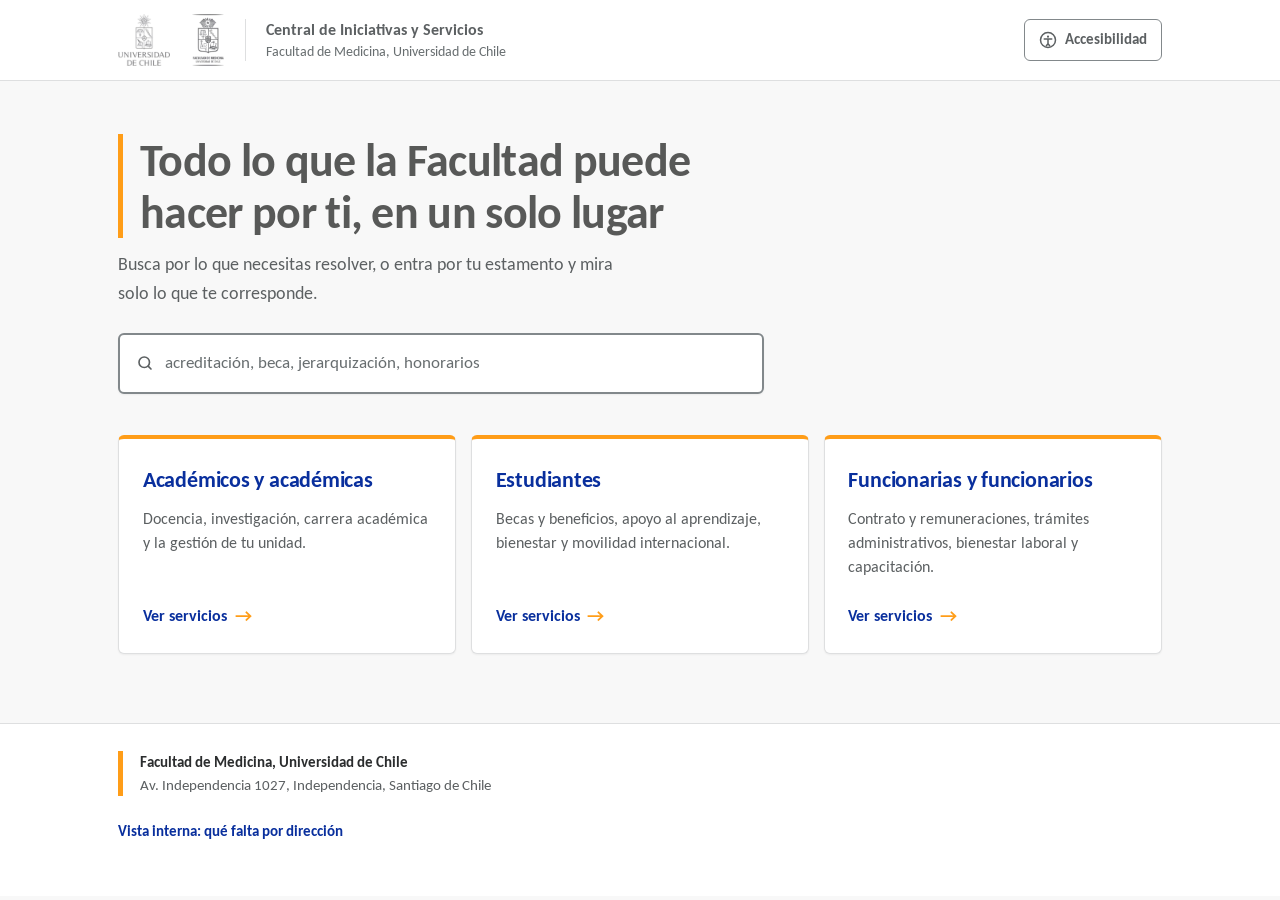
<file: index.html>
<!doctype html>
<html lang="es" data-tema="auto" data-texto="normal" data-contraste="normal" data-subrayado="no">
<head>
<meta charset="utf-8">
<meta name="viewport" content="width=device-width, initial-scale=1">
<title>Central de Iniciativas y Servicios · Facultad de Medicina, Universidad de Chile</title>
<meta name="description" content="Catálogo de servicios de la Facultad de Medicina de la Universidad de Chile, organizado por lo que necesita resolver cada persona.">
<!-- Mientras el alojamiento institucional no esté definido, el sitio no se indexa. -->
<meta name="robots" content="noindex, nofollow">
<meta name="theme-color" content="#F8F8F8" media="(prefers-color-scheme: light)">
<meta name="theme-color" content="#12171A" media="(prefers-color-scheme: dark)">
<link rel="preconnect" href="https://fonts.googleapis.com">
<link rel="preconnect" href="https://fonts.gstatic.com" crossorigin>
<link rel="stylesheet" href="https://fonts.googleapis.com/css2?family=Carlito:ital,wght@0,400;0,700;1,400&family=IBM+Plex+Mono:wght@400;500&display=swap">
<link rel="stylesheet" href="assets/css/estilos.css">
<script>
   
(function(){try{
  var g=JSON.parse(localStorage.getItem("cis-preferencias")||"{}"),r=document.documentElement,
      v={tema:["auto","claro","oscuro"],texto:["normal","grande","mayor","maximo"],
         contraste:["normal","alto"],subrayado:["no","si"]};
  Object.keys(v).forEach(function(k){ if(v[k].indexOf(g[k])!==-1) r.setAttribute("data-"+k,g[k]); });
  if((r.getAttribute("data-tema")||"auto")==="auto" && window.matchMedia &&
     window.matchMedia("(prefers-color-scheme: dark)").matches) r.classList.add("oscuro-sistema");
}catch(e){}})();
</script>
</head>
<body>

<a class="salto" href="#contenido">Saltar al contenido</a>

<header class="institucional">
  <div class="in">
    <div class="escudos">
      <img src="assets/img/logo-universidad-de-chile.png" alt="Universidad de Chile" width="260" height="264">
      <img src="assets/img/logo-facultad-de-medicina.png" alt="Facultad de Medicina, Universidad de Chile" width="174" height="286">
    </div>
    <p class="txt">
      <b>Central de Iniciativas y Servicios</b>
      Facultad de Medicina, Universidad de Chile
    </p>
    <div class="acciones">
      <button class="btn-acc" id="btn-accesibilidad" type="button" aria-expanded="false" aria-controls="panel-accesibilidad">
        <svg width="18" height="18" viewBox="0 0 24 24" fill="none" stroke="currentColor" stroke-width="2" stroke-linecap="round" stroke-linejoin="round" aria-hidden="true">
          <circle cx="12" cy="12" r="10"/><circle cx="12" cy="7.5" r="1.4" fill="currentColor" stroke="none"/>
          <path d="M7 10.5h10M12 10.5V17M12 17l-2.2 2.6M12 17l2.2 2.6"/>
        </svg>
        Accesibilidad
      </button>
    </div>
  </div>

  <div class="panel-acc" id="panel-accesibilidad" role="group" aria-labelledby="titulo-accesibilidad" hidden>
    <h2 id="titulo-accesibilidad">Preferencias de visualización</h2>

    <div class="grupo-acc">
      <p class="rot" id="rot-texto">Tamaño del texto</p>
      <div class="opciones" role="group" aria-labelledby="rot-texto">
        <button type="button" class="aa1" data-ajuste="texto" data-valor="normal" data-etiqueta="Tamaño normal" aria-pressed="true"><span aria-hidden="true">A</span><span class="visualmente-oculto">Normal</span></button>
        <button type="button" class="aa2" data-ajuste="texto" data-valor="grande" data-etiqueta="Tamaño grande" aria-pressed="false"><span aria-hidden="true">A</span><span class="visualmente-oculto">Grande</span></button>
        <button type="button" class="aa3" data-ajuste="texto" data-valor="mayor" data-etiqueta="Tamaño mayor" aria-pressed="false"><span aria-hidden="true">A</span><span class="visualmente-oculto">Mayor</span></button>
        <button type="button" class="aa4" data-ajuste="texto" data-valor="maximo" data-etiqueta="Tamaño máximo" aria-pressed="false"><span aria-hidden="true">A</span><span class="visualmente-oculto">Máximo</span></button>
      </div>
    </div>

    <div class="grupo-acc">
      <p class="rot" id="rot-tema">Tema</p>
      <div class="opciones" role="group" aria-labelledby="rot-tema">
        <button type="button" data-ajuste="tema" data-valor="auto" data-etiqueta="Tema automático" aria-pressed="true">Automático</button>
        <button type="button" data-ajuste="tema" data-valor="claro" data-etiqueta="Tema claro" aria-pressed="false">Claro</button>
        <button type="button" data-ajuste="tema" data-valor="oscuro" data-etiqueta="Tema oscuro" aria-pressed="false">Oscuro</button>
      </div>
    </div>

    <div class="grupo-acc">
      <p class="rot" id="rot-contraste">Contraste</p>
      <div class="opciones" role="group" aria-labelledby="rot-contraste">
        <button type="button" data-ajuste="contraste" data-valor="normal" data-etiqueta="Contraste normal" aria-pressed="true">Normal</button>
        <button type="button" data-ajuste="contraste" data-valor="alto" data-etiqueta="Alto contraste" aria-pressed="false">Alto contraste</button>
      </div>
    </div>

    <div class="grupo-acc">
      <p class="rot" id="rot-subrayado">Enlaces</p>
      <div class="opciones" role="group" aria-labelledby="rot-subrayado">
        <button type="button" data-ajuste="subrayado" data-valor="no" data-etiqueta="Enlaces sin subrayar" aria-pressed="true">Sin subrayar</button>
        <button type="button" data-ajuste="subrayado" data-valor="si" data-etiqueta="Enlaces subrayados" aria-pressed="false">Subrayados</button>
      </div>
    </div>

    <button type="button" class="restablecer" id="restablecer-accesibilidad">Restablecer todo</button>

    <p class="pie-acc">Tus preferencias se guardan solo en este navegador y no se envían a ninguna parte. El sitio también respeta el tamaño de letra y el modo oscuro que tengas configurados en tu sistema.</p>
  </div>
</header>

<p class="visualmente-oculto" id="aviso-accesibilidad" role="status" aria-live="polite"></p>

<main id="contenido" class="shell">

  <!-- ============ PORTADA ============ -->
  <section id="vista-portada" aria-label="Portada">
    <div class="portada">
      <div class="tick">
        <h1 tabindex="-1" id="foco-portada">Todo lo que la Facultad puede hacer por ti, en un solo lugar</h1>
      </div>
      <p class="bajada">Busca por lo que necesitas resolver, o entra por tu estamento y mira solo lo que te corresponde.</p>
      <div class="buscador">
        <svg width="18" height="18" viewBox="0 0 24 24" fill="none" stroke="currentColor" stroke-width="2.2" stroke-linecap="round" aria-hidden="true"><circle cx="11" cy="11" r="7"/><path d="m20 20-3.5-3.5"/></svg>
        <input id="q-portada" type="search" autocomplete="off" placeholder="acreditación, beca, jerarquización, honorarios" aria-label="Buscar un servicio en todo el catálogo">
        <button class="limpiar" id="limpiar-portada" type="button" hidden>Limpiar</button>
      </div>
    </div>

    <div id="res-portada" aria-live="polite"></div>

    <nav aria-label="Estamentos">
      <ul class="estamentos" id="estamentos"></ul>
    </nav>
  </section>

  <!-- ============ ESTAMENTO ============ -->
  <section id="vista-estamento" aria-label="Servicios por estamento" hidden>
    <div class="cab-est" id="cab-est"></div>
    <div class="buscador">
      <svg width="18" height="18" viewBox="0 0 24 24" fill="none" stroke="currentColor" stroke-width="2.2" stroke-linecap="round" aria-hidden="true"><circle cx="11" cy="11" r="7"/><path d="m20 20-3.5-3.5"/></svg>
      <input id="q-est" type="search" autocomplete="off" aria-label="Buscar dentro de este estamento">
      <button class="limpiar" id="limpiar-est" type="button" hidden>Limpiar</button>
    </div>
    <div class="rutas">
      <p class="rot" id="rot-rutas">O entra por lo que te está pasando:</p>
      <div class="chips" id="chips" role="group" aria-labelledby="rot-rutas"></div>
    </div>
    <div class="barra-res">
      <h2 id="titulo-res">Todos los servicios</h2>
    </div>
    <div id="resultados" aria-live="polite"></div>
  </section>

  <!-- ============ FICHA ============ -->
  <section id="vista-ficha" aria-label="Ficha de servicio" hidden>
    <a class="volver" href="#/" style="margin-top:1.6rem">
      <svg width="15" height="15" viewBox="0 0 24 24" fill="none" stroke="currentColor" stroke-width="2.4" stroke-linecap="round" stroke-linejoin="round" aria-hidden="true"><path d="M15 18l-6-6 6-6"/></svg>
      Volver a la portada
    </a>
    <div id="ficha-cont"></div>
  </section>

  <!-- ============ VISTA INTERNA ============ -->
  <section id="vista-interno" aria-label="Vista interna de cobertura" hidden>
    <div class="panel" id="panel"></div>
  </section>

</main>

<footer class="pie">
  <div class="in">
    <p class="linea tick"><b>Facultad de Medicina, Universidad de Chile</b><br>Av. Independencia 1027, Independencia, Santiago de Chile</p>
    <a class="enlace" href="#/interno">Vista interna: qué falta por dirección</a>
  </div>
</footer>

<script src="data/servicios.js"></script>
<script src="assets/js/accesibilidad.js"></script>
<script src="assets/js/app.js"></script>
</body>
</html>
</file>
<file: assets/css/estilos.css>
/* ===============================================================
   Central de Iniciativas y Servicios
   Facultad de Medicina, Universidad de Chile

   COMBINACIONES DE TEMA
     :root                          claro
     [data-tema="oscuro"]           oscuro
     [data-tema="auto"] + media     sigue al sistema operativo
     [data-contraste="alto"]        se superpone a cualquiera de los dos
   =============================================================== */

/* ---------------------------------------------------- escala de texto */
html { font-size: 106.25%; }                        /* 17px con el navegador por omisión */
html[data-texto="grande"]  { font-size: 118.75%; }  /* 19px */
html[data-texto="mayor"]   { font-size: 131.25%; }  /* 21px */
html[data-texto="maximo"]  { font-size: 150%;    }  /* 24px */

:root{
  --naranja:#FF9D18; --naranja-h:#E88A0B; --naranja-suave:#FFF3E0;
  --azul:#092F9D; --azul-medio:#4767B9; --azul-suave:#EDF1FA;
  --gris-titular:#585958;
  --ink:#2B2D2E;
  --ink-2:#5C6062;
  --ink-3:#686E70;
  --bg:#F8F8F8; --surface:#FFFFFF; --surface-2:#F1F2F3;
  --rule:#DEDFE0;          /* separación decorativa */
  --rule-control:#82888B;  /* borde de controles, 3:1 */
  --rule-soft:#EBECED;
  --ok:#2C6B4E; --falta:#A9452A;
  --cta-ink:#2B2D2E;
  --foco:#092F9D; --foco-halo:#FFFFFF;
  --sombra:0 1px 2px rgba(43,45,46,.06);
  --sombra-2:0 2px 4px rgba(43,45,46,.05), 0 14px 30px -20px rgba(43,45,46,.35);
  --plato:transparent;     /* fondo bajo los escudos; solo se usa en oscuro */
  --r:6px; --r-sm:4px; --r-pill:999px;
  --f:Calibri,"Carlito","Segoe UI",-apple-system,BlinkMacSystemFont,Helvetica,Arial,sans-serif;
  --f-mono:"IBM Plex Mono",ui-monospace,SFMono-Regular,Menlo,monospace;
}

/* ---------------------------------------------------- tema oscuro */
:root[data-tema="oscuro"],
:root[data-tema="auto"] { color-scheme: light; }

@media (prefers-color-scheme: dark) {
  :root[data-tema="auto"] { color-scheme: dark; }
}

:root[data-tema="oscuro"] { color-scheme: dark; }

:root[data-tema="oscuro"],
:root[data-tema="auto"]:where(.oscuro-sistema) {
  --naranja:#FFB04D; --naranja-h:#FFC275; --naranja-suave:#3A2B12;
  --azul:#8FB0E8; --azul-medio:#A8C2EE; --azul-suave:#1C2838;
  --gris-titular:#D6DDE0;
  --ink:#E8EDEF;
  --ink-2:#B9C2C6;
  --ink-3:#949DA1;
  --bg:#12171A; --surface:#1B2226; --surface-2:#242C31;
  --rule:#3A4348;
  --rule-control:#667176;
  --rule-soft:#2A3236;
  --ok:#79C79C; --falta:#F0967A;
  --cta-ink:#12171A;
  --foco:#FFB04D; --foco-halo:#12171A;
  --sombra:0 1px 2px rgba(0,0,0,.4);
  --sombra-2:0 2px 4px rgba(0,0,0,.35), 0 16px 32px -22px rgba(0,0,0,.9);
  --plato:#F2F3F4;   /* los escudos son oscuros: conservan su fondo claro */
}

/* ---------------------------------------------------- alto contraste */
:root[data-contraste="alto"]{
  --naranja:#8A4B00; --naranja-h:#6E3C00; --naranja-suave:#FFF0DB;
  --azul:#04227A; --azul-medio:#04227A; --azul-suave:#E8EDFA;
  --gris-titular:#000000;
  --ink:#000000; --ink-2:#1A1C1D; --ink-3:#2E3234;
  --bg:#FFFFFF; --surface:#FFFFFF; --surface-2:#F0F0F0;
  --rule:#6A6F71; --rule-control:#000000; --rule-soft:#8A8F91;
  --ok:#14502F; --falta:#7A2E16;
  --cta-ink:#FFFFFF;
  --foco:#000000; --foco-halo:#FFD200;
  --sombra:none; --sombra-2:none;
}

:root[data-tema="oscuro"][data-contraste="alto"],
:root[data-tema="auto"][data-contraste="alto"]:where(.oscuro-sistema){
  --naranja:#FFC061; --naranja-h:#FFD08A; --naranja-suave:#2A1C06;
  --azul:#A9C6FF; --azul-medio:#A9C6FF; --azul-suave:#10192B;
  --gris-titular:#FFFFFF;
  --ink:#FFFFFF; --ink-2:#EAEAEA; --ink-3:#D2D2D2;
  --bg:#000000; --surface:#000000; --surface-2:#141414;
  --rule:#9A9A9A; --rule-control:#FFFFFF; --rule-soft:#7A7A7A;
  --ok:#8FE0B2; --falta:#FFAE92;
  --cta-ink:#000000;
  --foco:#FFD200; --foco-halo:#000000;
  --sombra:none; --sombra-2:none;
}

/* ---------------------------------------------------- base */
*{ box-sizing:border-box }
html{ scroll-behavior:smooth }
body{
  margin:0; background:var(--bg); color:var(--ink);
  font-family:var(--f); font-size:1rem; line-height:1.58;
  -webkit-font-smoothing:antialiased;
}
button{ font:inherit; color:inherit; background:none; border:0; cursor:pointer }
:focus-visible{
  outline:3px solid var(--foco);
  outline-offset:2px;
}
h1,h2,h3{ margin:0; text-wrap:balance; color:var(--gris-titular) }
p{ margin:0 }
a{ color:var(--azul) }
img{ max-width:100% }
[hidden]{ display:none !important }

/* Preferencia: subrayar los enlaces de texto. Se excluyen los que son
   controles disfrazados de enlace (botones, tarjetas), donde el subrayado
   estorba y no aporta. La especificidad alta es deliberada: esta es una
   preferencia de la persona y debe ganarle a los estilos de componente. */
:root[data-subrayado="si"] a:not(.cta):not(.volver):not(.tarjeta):not(.est):not(.salto):not(.chip){
  text-decoration:underline;
  text-underline-offset:2px;
}

.salto{
  position:absolute; left:-9999px; top:0; z-index:60;
  background:var(--azul); color:var(--surface);
  padding:.75rem 1.1rem; border-radius:0 0 var(--r) 0; font-weight:700;
}
:root[data-tema="oscuro"] .salto{ color:var(--bg) }
.salto:focus{ left:0 }

.shell{ max-width:64rem; margin:0 auto; padding-inline:1.3rem }
.visualmente-oculto{
  position:absolute; width:1px; height:1px; overflow:hidden;
  clip:rect(0 0 0 0); clip-path:inset(50%); white-space:nowrap;
}

/* ---------------------------------------------------- banda institucional */
.institucional{ position:relative; background:var(--surface); border-bottom:1px solid var(--rule) }
.institucional .in{
  max-width:64rem; margin:0 auto; padding:.8rem 1.3rem;
  display:flex; align-items:center; gap:1.2rem; flex-wrap:wrap;
}
.escudos{
  display:flex; align-items:center; gap:1.3rem;
  background:var(--plato); border-radius:var(--r);
  padding:var(--plato-pad, 0);
}
:root[data-tema="oscuro"] .escudos,
:root[data-tema="auto"].oscuro-sistema .escudos{ --plato-pad:.5rem .8rem }
.escudos img{ height:3.1rem; width:auto; display:block }
.institucional .txt{
  font-size:.85rem; color:var(--ink-3); line-height:1.4;
  border-left:1px solid var(--rule); padding-left:1.2rem;
}
.institucional .txt b{ display:block; color:var(--ink-2); font-weight:700; font-size:.92rem }
.institucional .acciones{ margin-left:auto; display:flex; gap:.5rem }

/* la barra naranja es el recurso gráfico del manual */
.tick{ border-left:5px solid var(--naranja); padding-left:1rem }

/* ---------------------------------------------------- panel de preferencias */
.btn-acc{
  display:inline-flex; align-items:center; gap:.5rem;
  border:1px solid var(--rule-control); border-radius:var(--r);
  padding:.5rem .8rem; font-size:.88rem; font-weight:700; color:var(--ink-2);
  background:var(--surface);
}
.btn-acc:hover{ border-color:var(--azul); color:var(--azul) }
.btn-acc[aria-expanded="true"]{ border-color:var(--azul); color:var(--azul) }
.btn-acc svg{ flex:none }

.panel-acc{
  position:absolute; right:1.3rem; z-index:50; margin-top:.4rem;
  width:min(22rem, calc(100vw - 2.6rem));
  background:var(--surface); border:1px solid var(--rule-control);
  border-radius:var(--r); box-shadow:var(--sombra-2);
  padding:1.1rem 1.2rem 1.2rem;
  display:flex; flex-direction:column; gap:1.1rem;
}
.panel-acc h2{ font-size:1rem; font-weight:700; color:var(--ink) }
.grupo-acc{ display:flex; flex-direction:column; gap:.5rem }
.grupo-acc > .rot{ font-size:.85rem; font-weight:700; color:var(--ink-2) }
.opciones{ display:flex; gap:.3rem; flex-wrap:wrap }
.opciones button{
  flex:1 1 auto; min-width:3.4rem; min-height:2.75rem;
  border:1px solid var(--rule-control); border-radius:var(--r-sm);
  padding:.45rem .5rem; font-size:.85rem; color:var(--ink-2); background:var(--surface);
}
.opciones button:hover{ border-color:var(--azul); color:var(--azul) }
.opciones button[aria-pressed="true"]{
  background:var(--azul); color:var(--surface); border-color:var(--azul); font-weight:700;
}
:root[data-tema="oscuro"] .opciones button[aria-pressed="true"],
:root[data-tema="auto"].oscuro-sistema .opciones button[aria-pressed="true"]{ color:var(--bg) }
.opciones .aa1{ font-size:.8rem }
.opciones .aa2{ font-size:.95rem }
.opciones .aa3{ font-size:1.1rem }
.opciones .aa4{ font-size:1.3rem }
.panel-acc .restablecer{
  align-self:flex-start; font-size:.85rem; font-weight:700; color:var(--azul);
  text-decoration:underline; padding:.4rem 0; min-height:2.75rem;
}
.panel-acc .pie-acc{
  font-size:.8rem; color:var(--ink-3); line-height:1.5;
  border-top:1px solid var(--rule); padding-top:.8rem;
}

/* ---------------------------------------------------- portada */
.portada{ padding-block:3.1rem 2.4rem }
.portada h1{ font-size:clamp(1.9rem,4.4vw,2.7rem); font-weight:700; line-height:1.14; letter-spacing:-.015em; max-width:24ch }
.portada .bajada{ margin-top:.7rem; color:var(--ink-2); font-size:1.06rem; max-width:56ch }

.buscador{
  display:flex; align-items:center; gap:.65rem;
  background:var(--surface); border:2px solid var(--rule-control); border-radius:var(--r);
  padding:.1rem .2rem .1rem .95rem; box-shadow:var(--sombra);
  max-width:38rem; margin-top:1.5rem;
}
.buscador:focus-within{ border-color:var(--azul); outline:3px solid var(--foco); outline-offset:2px }
.buscador input:focus-visible{ outline:none }
.buscador svg{ flex:none; color:var(--ink-2) }
.buscador input{ flex:1; border:0; background:none; font:inherit; color:var(--ink); padding:.8rem 0; min-width:0 }
.buscador input:focus{ outline:none }
.buscador input::placeholder{ color:var(--ink-3); opacity:1 }
.buscador .limpiar{ padding:.6rem .8rem; color:var(--ink-2); font-size:.86rem; font-weight:700; border-radius:var(--r-sm); min-height:2.75rem }
.buscador .limpiar:hover{ color:var(--azul) }

/* ---------------------------------------------------- estamentos */
.estamentos{
  display:grid; grid-template-columns:repeat(auto-fit,minmax(15rem,1fr));
  gap:.85rem; padding:0 0 .5rem; list-style:none; margin:0;
}
.est{
  width:100%; height:100%; text-align:left; background:var(--surface);
  border:1px solid var(--rule); border-top:4px solid var(--naranja);
  border-radius:var(--r); padding:1.4rem; display:flex; flex-direction:column; gap:.55rem;
  box-shadow:var(--sombra); text-decoration:none;
}
.est:hover{ border-color:var(--azul-medio); border-top-color:var(--naranja); box-shadow:var(--sombra-2) }
.est:active{ transform:translateY(1px) }
.est h2{ font-size:1.3rem; font-weight:700; color:var(--azul); letter-spacing:-.01em }
.est .desc{ font-size:.95rem; color:var(--ink-2); line-height:1.5 }
.est .ir{ margin-top:auto; padding-top:.85rem; color:var(--azul); font-weight:700; font-size:.95rem; display:flex; align-items:center; gap:.45rem }
.est .ir .fl{ color:var(--naranja); font-size:1.1rem; line-height:1 }

/* ---------------------------------------------------- estamento */
.cab-est{ padding-block:1.7rem .5rem; display:flex; flex-direction:column; gap:.65rem }
.cab-est h1{ font-size:clamp(1.6rem,3.6vw,2.2rem); font-weight:700; color:var(--azul); letter-spacing:-.015em }
.cab-est p{ color:var(--ink-2); max-width:58ch }
.volver{
  display:inline-flex; align-items:center; gap:.45rem; font-size:.9rem; font-weight:700;
  color:var(--ink-2); padding:.5rem .7rem .5rem .25rem; border-radius:var(--r-sm);
  align-self:flex-start; text-decoration:none; min-height:2.75rem;
}
.volver:hover{ color:var(--azul) }

.rutas{ display:flex; flex-direction:column; gap:.6rem; margin-top:1.2rem }
.rutas .rot{ font-size:.92rem; color:var(--ink-2) }
.chips{ display:flex; flex-wrap:wrap; gap:.5rem }
.chip{
  border:1px solid var(--rule-control); background:var(--surface); border-radius:var(--r-pill);
  padding:.5rem 1rem; font-size:.9rem; color:var(--ink-2); box-shadow:var(--sombra); min-height:2.75rem;
}
.chip:hover{ border-color:var(--azul); color:var(--azul) }
.chip:active{ transform:translateY(1px) }
.chip[aria-pressed="true"]{ border-color:var(--azul); background:var(--azul); color:var(--surface); font-weight:700; box-shadow:none }
:root[data-tema="oscuro"] .chip[aria-pressed="true"],
:root[data-tema="auto"].oscuro-sistema .chip[aria-pressed="true"]{ color:var(--bg) }

.barra-res{
  display:flex; align-items:baseline; justify-content:space-between; gap:.85rem; flex-wrap:wrap;
  margin-block:1.7rem .85rem; padding-bottom:.55rem; border-bottom:1px solid var(--rule);
}
.barra-res h2{ font-size:1.06rem; font-weight:700; color:var(--gris-titular) }

.grid{ display:grid; grid-template-columns:repeat(auto-fill,minmax(17rem,1fr)); gap:.7rem; list-style:none; margin:0; padding:0 }
.tarjeta{
  display:flex; flex-direction:column; gap:.4rem; height:100%; text-align:left;
  background:var(--surface); border:1px solid var(--rule); border-radius:var(--r);
  padding:.95rem 1.05rem; box-shadow:var(--sombra); text-decoration:none;
}
.tarjeta:hover{ border-color:var(--azul-medio) }
.tarjeta:active{ transform:translateY(1px) }
.tarjeta .dir{ font-size:.82rem; color:var(--ink-3) }
.tarjeta h3{ font-size:1rem; font-weight:700; line-height:1.32; color:var(--ink); letter-spacing:-.005em }
.tarjeta p{ font-size:.88rem; line-height:1.47; color:var(--ink-2) }
.tarjeta .pie{ display:flex; flex-wrap:wrap; gap:.35rem; margin-top:auto; padding-top:.35rem }

.mini{
  font-family:var(--f-mono); font-size:.72rem; letter-spacing:.02em;
  padding:.15rem .55rem; border-radius:var(--r-pill);
  border:1px solid var(--rule-control); color:var(--ink-2); background:var(--surface-2); white-space:nowrap;
}
.mini.ok{ color:var(--ok); border-color:var(--ok) }
.mini.no{ color:var(--falta); border-color:var(--falta) }

/* ---------------------------------------------------- ficha */
.ficha{ display:grid; grid-template-columns:minmax(0,1.7fr) minmax(16rem,1fr); gap:1.6rem; align-items:start; padding-top:.4rem }
.col{ display:flex; flex-direction:column; gap:1.1rem }
.encabezado{ display:flex; flex-direction:column; gap:.45rem }
.encabezado .dir{ font-size:.9rem; color:var(--azul-medio); font-weight:700 }
.encabezado h1{ font-size:clamp(1.5rem,3.2vw,2rem); font-weight:700; line-height:1.2; color:var(--gris-titular); letter-spacing:-.015em }
.encabezado .unidad{ font-size:.92rem; color:var(--ink-3) }
.entrega{ font-size:1.06rem; line-height:1.62; color:var(--ink-2); max-width:62ch }

.bloque{ background:var(--surface); border:1px solid var(--rule); border-radius:var(--r); padding:1rem 1.1rem; display:flex; flex-direction:column; gap:.6rem; box-shadow:var(--sombra) }
.bloque .rot{ font-size:.86rem; font-weight:700; color:var(--ink-2) }
.bloque .dato{ font-size:.95rem; line-height:1.5; color:var(--ink-2) }
.bloque .dato b{ color:var(--ink); font-weight:700 }
.bloque .dato .nulo{ color:var(--falta) }
.listilla{ display:flex; flex-wrap:wrap; gap:.35rem }

.cta{
  display:inline-flex; align-items:center; gap:.5rem; align-self:flex-start;
  background:var(--naranja); color:var(--cta-ink); border-radius:var(--r);
  padding:.7rem 1.3rem; font-weight:700; font-size:.96rem; text-decoration:none;
  white-space:nowrap; box-shadow:var(--sombra); min-height:2.75rem;
  border:1px solid transparent;
}
.cta:hover{ background:var(--naranja-h); color:var(--cta-ink) }
.cta:active{ transform:translateY(1px) }
.cta-falta{
  align-self:flex-start; border:2px dashed var(--falta); color:var(--falta);
  border-radius:var(--r); padding:.7rem 1.05rem; font-size:.92rem; font-weight:700;
  background:var(--surface);
}
.textual{ font-size:.88rem; color:var(--ink-2); line-height:1.5 }
.proc{ display:flex; flex-direction:column; gap:.3rem; font-size:.85rem; color:var(--ink-2); line-height:1.55 }
.proc .ref{ font-family:var(--f-mono); font-size:.78rem; color:var(--ink-3) }

/* ---------------------------------------------------- vacío */
.vacio{ background:var(--surface); border:1px solid var(--rule); border-radius:var(--r); padding:1.8rem 1.6rem; display:flex; flex-direction:column; gap:.8rem; box-shadow:var(--sombra); max-width:62ch }
.vacio h3{ font-size:1.24rem; font-weight:700; color:var(--gris-titular) }
.vacio p{ color:var(--ink-2); font-size:.96rem; line-height:1.55 }
.vacio .registrado{ background:var(--naranja-suave); border:1px solid var(--rule); border-radius:var(--r); padding:.85rem 1rem; font-size:.9rem; color:var(--ink-2); line-height:1.5 }
.vacio .registrado b{ color:var(--ink); font-weight:700 }

/* ---------------------------------------------------- pie */
footer.pie{ margin-top:3.6rem; background:var(--surface); border-top:1px solid var(--rule) }
footer.pie .in{ max-width:64rem; margin:0 auto; padding:1.6rem 1.3rem 2.1rem; display:flex; flex-direction:column; gap:1rem }
footer.pie .linea{ font-size:.88rem; color:var(--ink-2); line-height:1.5 }
footer.pie .linea b{ font-weight:700; color:var(--ink) }
footer.pie .nota{ font-size:.85rem; color:var(--ink-2); line-height:1.6; max-width:74ch }
footer.pie .nota b{ font-weight:700; color:var(--ink) }
footer.pie .enlace{ font-size:.86rem; font-weight:700; color:var(--azul); align-self:flex-start; padding:.4rem 0; text-decoration:none; min-height:2.75rem }
footer.pie .enlace:hover{ text-decoration:underline }

/* ---------------------------------------------------- vista interna */
.panel{ display:flex; flex-direction:column; gap:1.2rem; padding-top:.5rem }
.encab{ display:flex; flex-direction:column; gap:.5rem }
.encab h2{ font-size:clamp(1.45rem,3.2vw,1.95rem); font-weight:700; color:var(--gris-titular); letter-spacing:-.015em }
.encab p{ color:var(--ink-2); max-width:62ch; font-size:.98rem }
.pedido{ background:var(--surface); border:1px solid var(--rule); border-left:5px solid var(--naranja); border-radius:var(--r); padding:1.1rem 1.25rem; display:flex; flex-direction:column; gap:.65rem; box-shadow:var(--sombra-2) }
.pedido h3{ font-size:1.02rem; font-weight:700 }
.pedido ol{ margin:0; padding-left:1.25em; display:flex; flex-direction:column; gap:.4rem }
.pedido li{ font-size:.95rem; color:var(--ink-2); line-height:1.5 }
.pedido li b{ color:var(--ink); font-weight:700; font-variant-numeric:tabular-nums }
.cobertura{ display:flex; flex-direction:column; gap:.5rem; list-style:none; margin:0; padding:0 }
.fila{ width:100%; display:grid; grid-template-columns:minmax(0,1fr) 5.5rem 4rem; gap:1rem; align-items:center; background:var(--surface); border:1px solid var(--rule); border-radius:var(--r); padding:.8rem 1rem; text-align:left; box-shadow:var(--sombra); min-height:2.75rem }
.fila:hover{ border-color:var(--azul-medio) }
.fila .nm{ font-size:.94rem; font-weight:700; overflow:hidden; text-overflow:ellipsis; white-space:nowrap; color:var(--ink) }
.fila .cifra{ font-family:var(--f-mono); font-size:.86rem; text-align:right; font-variant-numeric:tabular-nums; color:var(--ink-2) }
.fila .cifra.bajo{ color:var(--falta); font-weight:500 }
.linea-med{ height:4px; background:linear-gradient(to right,var(--naranja) var(--pct),var(--rule) var(--pct)) }
.grupo{ display:flex; flex-direction:column; gap:.55rem }
.grupo .cab{ display:flex; align-items:baseline; gap:.6rem; flex-wrap:wrap; padding-bottom:.45rem; border-bottom:1px solid var(--rule) }
.grupo .cab h3{ font-size:1rem; font-weight:700 }
.grupo .cab .n{ font-family:var(--f-mono); font-size:.8rem; color:var(--ink-2); font-variant-numeric:tabular-nums }
.items{ display:grid; grid-template-columns:repeat(auto-fill,minmax(17.5rem,1fr)); gap:.55rem; list-style:none; margin:0; padding:0 }
.item{ background:var(--surface); border:1px solid var(--rule); border-radius:var(--r); padding:.7rem .9rem; display:flex; flex-direction:column; gap:.35rem; box-shadow:var(--sombra) }
.item .t{ font-size:.92rem; font-weight:700; line-height:1.34; color:var(--ink) }
.item .d{ font-size:.84rem; color:var(--ink-2) }
.item .e{ display:flex; flex-wrap:wrap; gap:.3rem; padding-top:.1rem }

/* ---------------------------------------------------- reflujo */
@media (max-width:48rem){
  .ficha{ grid-template-columns:1fr }
  .fila{ grid-template-columns:minmax(0,1fr) 4rem }
  .fila .barra{ display:none }
  .institucional .txt{ border-left:0; padding-left:0 }
  .institucional .acciones{ margin-left:0; width:100% }
}
@media (max-width:26rem){
  .shell{ padding-inline:1rem }
  .escudos img{ height:2.5rem }
  .panel-acc{ right:1rem; left:1rem; width:auto }
}

@media (prefers-reduced-motion:reduce){
  html{ scroll-behavior:auto }
  *{ transition:none !important; animation:none !important }
}
</file>
